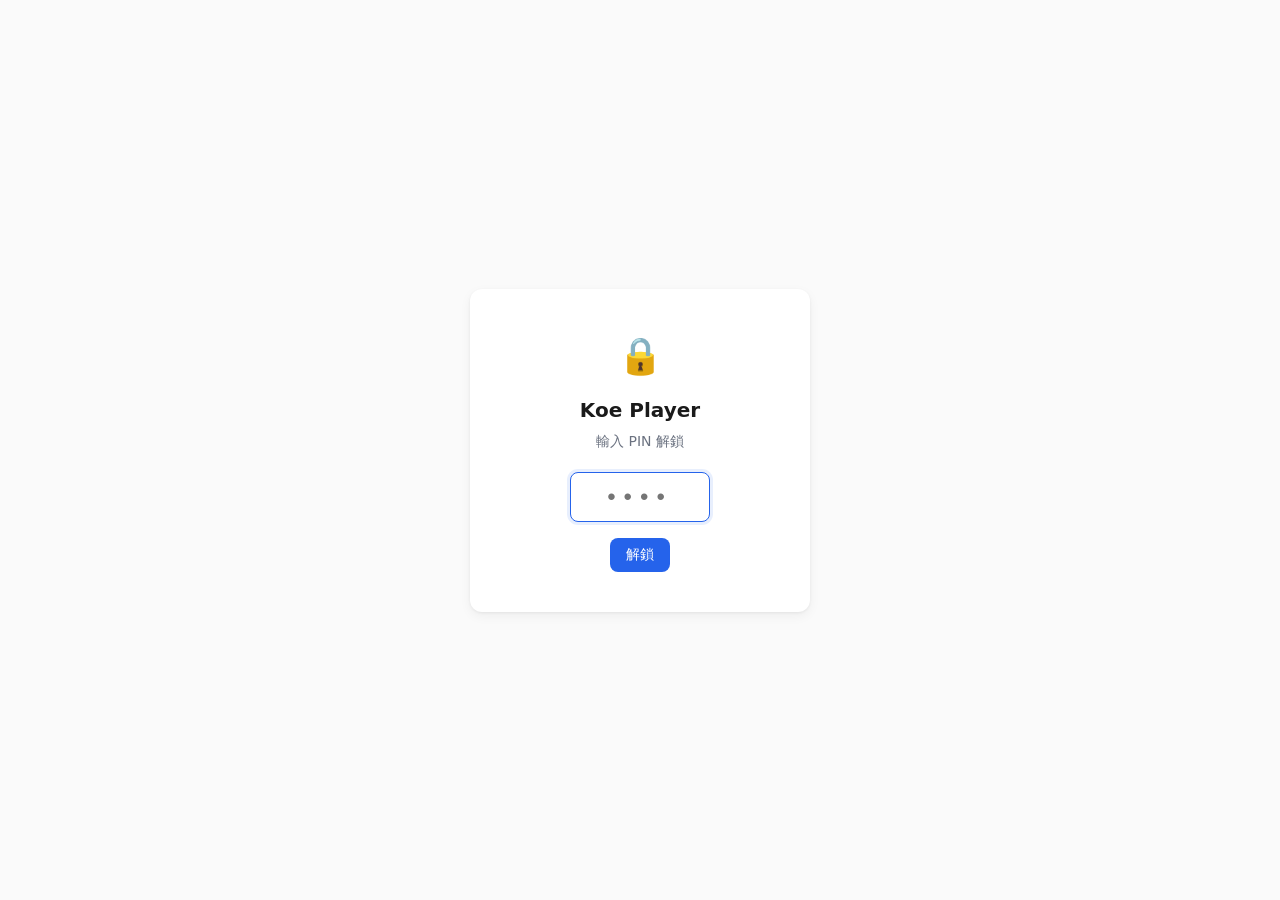
<file: tab/index.html>
<!DOCTYPE html>
<html lang="zh-TW">
<head>
<meta charset="UTF-8">
<title>Koe Player</title>
<link rel="stylesheet" href="style.css">
</head>
<body>

<!-- PIN Screen -->
<div id="pin-screen" class="screen">
  <div class="pin-card">
    <div class="pin-icon">🔒</div>
    <h2>Koe Player</h2>
    <p id="pin-message" class="pin-msg">輸入 PIN 解鎖</p>
    <input type="password" id="pin-input" maxlength="4" inputmode="numeric" placeholder="••••" autofocus>
    <button id="pin-submit" class="btn-primary">解鎖</button>
  </div>
</div>

<!-- Main App -->
<div id="app" class="screen" style="display:none">
  <header>
    <button id="sidebar-toggle" class="icon-btn" title="切換側邊欄">
      <svg width="20" height="20" viewBox="0 0 20 20" fill="none" stroke="currentColor" stroke-width="2">
        <path d="M3 5h14M3 10h14M3 15h14"/>
      </svg>
    </button>
    <h1>Koe Player</h1>
  </header>

  <div class="layout">
    <aside id="sidebar">
      <div class="sidebar-section-title">已儲存作業</div>
      <div id="assignment-list" class="assignment-list"></div>
      <div class="sidebar-footer">
        <button id="new-btn" class="sidebar-btn">
          <svg width="16" height="16" viewBox="0 0 16 16" fill="none" stroke="currentColor" stroke-width="2"><path d="M8 3v10M3 8h10"/></svg>
          新作業
        </button>
        <button id="export-btn" class="sidebar-btn">
          <svg width="16" height="16" viewBox="0 0 16 16" fill="none" stroke="currentColor" stroke-width="2"><path d="M2 11v3h12v-3M8 2v8M5 7l3 3 3-3"/></svg>
          匯出
        </button>
        <button id="import-btn" class="sidebar-btn">
          <svg width="16" height="16" viewBox="0 0 16 16" fill="none" stroke="currentColor" stroke-width="2"><path d="M2 11v3h12v-3M8 10V2M5 5l3-3 3 3"/></svg>
          匯入
        </button>
        <input type="file" id="import-file" accept=".json" style="display:none">
      </div>
    </aside>

    <main>
      <!-- JSON Input Section -->
      <div id="input-section" class="card">
        <textarea id="json-input" placeholder="貼上 JSON..."></textarea>
        <button id="load-btn" class="btn-primary">載入</button>
      </div>

      <!-- Player Bar -->
      <div id="player-bar" class="player-bar">
        <span id="player-label" class="player-label"></span>
        <audio id="player-audio" controls></audio>
        <button id="player-speed" class="speed-btn" title="播放速度">1x</button>
      </div>

      <!-- Line List Section -->
      <div id="line-section" class="card" style="display:none">
        <div id="lines"></div>
        <div class="action-bar">
          <button id="download-all-btn" class="btn-primary">
            <svg width="16" height="16" viewBox="0 0 16 16" fill="none" stroke="currentColor" stroke-width="2"><path d="M2 11v3h12v-3M8 2v8M5 7l3 3 3-3"/></svg>
            全部下載
          </button>
          <button id="save-assignment-btn" class="btn-secondary">儲存作業</button>
          <button id="toggle-script-btn" class="btn-ghost">
            顯示 Script <svg class="chevron" width="14" height="14" viewBox="0 0 14 14" fill="none" stroke="currentColor" stroke-width="2"><path d="M4 5l3 3 3-3"/></svg>
          </button>
        </div>
        <div id="script-view" class="script-view"></div>
      </div>

      <!-- Status -->
      <div id="toast" class="toast"></div>
    </main>
  </div>
</div>

<script src="../lib/crypto.js"></script>
<script src="db.js"></script>
<script src="app.js"></script>
</body>
</html>
</file>
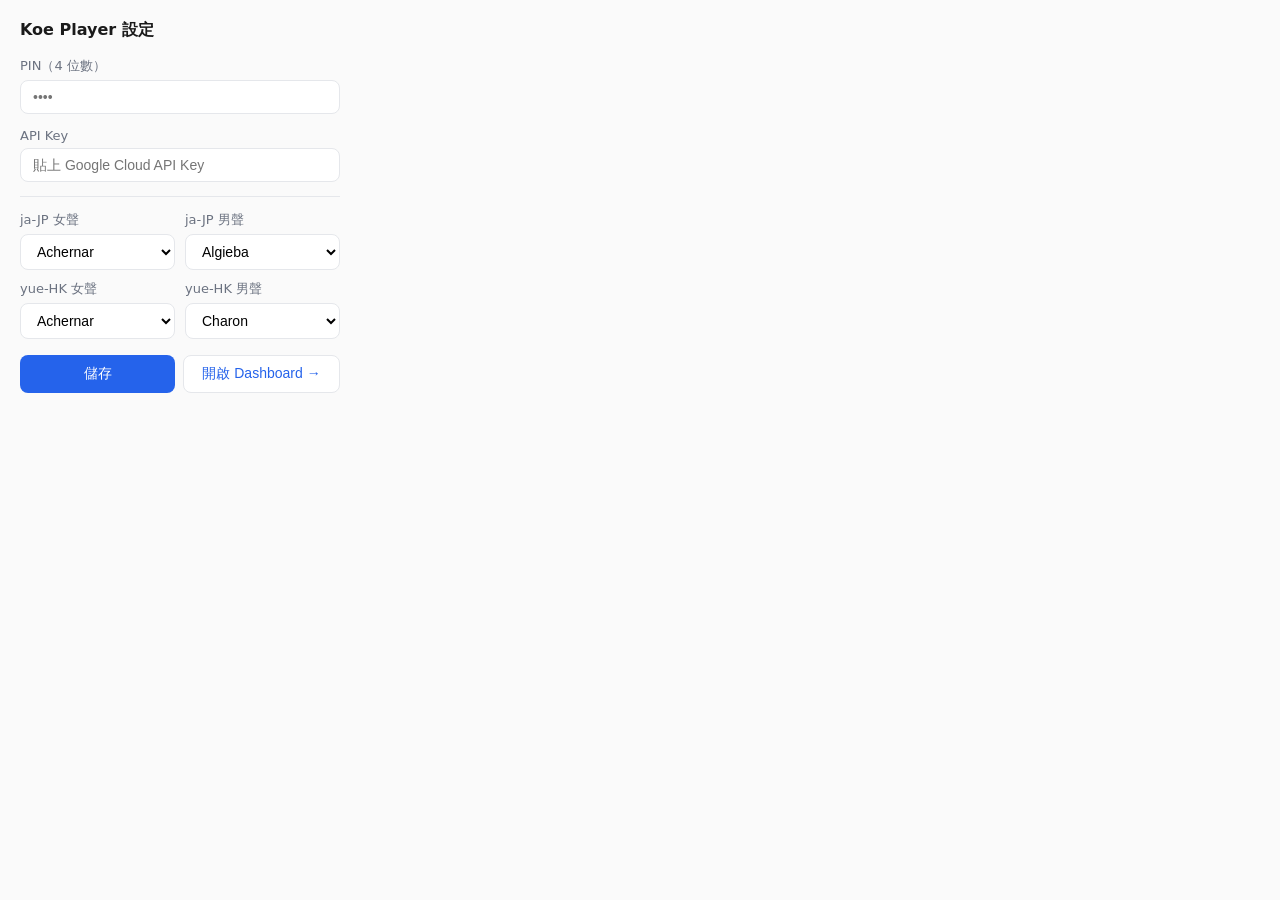
<file: popup/popup.html>
<!DOCTYPE html>
<html lang="zh-TW">
<head>
<meta charset="UTF-8">
<style>
* { box-sizing: border-box; margin: 0; padding: 0; }
body {
  width: 360px;
  font-family: system-ui, -apple-system, "Segoe UI", sans-serif;
  background: #fafafa;
  color: #1a1a1a;
  padding: 20px;
}
h2 {
  font-size: 16px;
  font-weight: 600;
  margin-bottom: 16px;
}
.field { margin-bottom: 14px; }
.field label {
  display: block;
  font-size: 13px;
  font-weight: 500;
  color: #6b7280;
  margin-bottom: 5px;
}
.field input, .field select {
  width: 100%;
  padding: 8px 12px;
  border: 1px solid #e5e7eb;
  border-radius: 8px;
  font-size: 14px;
  background: #fff;
  outline: none;
  transition: border-color 150ms;
}
.field input:focus, .field select:focus {
  border-color: #2563eb;
  box-shadow: 0 0 0 3px rgba(37,99,235,0.1);
}
.voice-group {
  display: grid;
  grid-template-columns: 1fr 1fr;
  gap: 10px;
  margin-bottom: 14px;
}
.voice-group .field { margin-bottom: 0; }
.status {
  font-size: 12px;
  color: #16a34a;
  margin-bottom: 10px;
  display: none;
}
.status.error { color: #ef4444; }
.btn-row {
  display: flex;
  gap: 8px;
  margin-top: 16px;
}
button {
  flex: 1;
  padding: 9px 16px;
  border: none;
  border-radius: 8px;
  font-size: 14px;
  font-weight: 500;
  cursor: pointer;
  transition: all 150ms;
}
button:hover { transform: scale(1.02); }
.btn-primary {
  background: #2563eb;
  color: #fff;
}
.btn-primary:hover { background: #1d4ed8; }
.btn-secondary {
  background: #fff;
  color: #2563eb;
  border: 1px solid #e5e7eb;
}
.btn-secondary:hover { background: rgba(37,99,235,0.05); }
.divider {
  border: none;
  border-top: 1px solid #e5e7eb;
  margin: 14px 0;
}
</style>
</head>
<body>
  <h2>Koe Player 設定</h2>

  <div class="field">
    <label>PIN（4 位數）</label>
    <input type="password" id="pin" maxlength="4" inputmode="numeric" pattern="\d{4}" placeholder="••••">
  </div>

  <div class="field">
    <label id="apikey-label">API Key</label>
    <input type="password" id="apikey" placeholder="貼上 Google Cloud API Key">
  </div>

  <div class="status" id="status"></div>

  <hr class="divider">

  <div class="voice-group">
    <div class="field">
      <label>ja-JP 女聲</label>
      <select id="voice-ja-F"></select>
    </div>
    <div class="field">
      <label>ja-JP 男聲</label>
      <select id="voice-ja-M"></select>
    </div>
    <div class="field">
      <label>yue-HK 女聲</label>
      <select id="voice-yue-F"></select>
    </div>
    <div class="field">
      <label>yue-HK 男聲</label>
      <select id="voice-yue-M"></select>
    </div>
  </div>

  <div class="btn-row">
    <button class="btn-primary" id="save-btn">儲存</button>
    <button class="btn-secondary" id="open-btn">開啟 Dashboard →</button>
  </div>

  <script src="../lib/crypto.js"></script>
  <script src="popup.js"></script>
</body>
</html>
</file>
<file: tab/style.css>
/* === Reset & Base === */
*, *::before, *::after { box-sizing: border-box; margin: 0; padding: 0; }

:root {
  --bg: #fafafa;
  --bg-card: #ffffff;
  --bg-sidebar: #f5f5f5;
  --primary: #2563eb;
  --primary-hover: #1d4ed8;
  --primary-light: rgba(37,99,235,0.08);
  --text: #1a1a1a;
  --text-secondary: #6b7280;
  --border: #e5e7eb;
  --danger: #ef4444;
  --radius: 8px;
  --radius-lg: 12px;
  --shadow: 0 1px 3px rgba(0,0,0,0.06);
  --sidebar-w: 240px;
  --header-h: 52px;
  --font: system-ui, -apple-system, "Segoe UI", sans-serif;
}

html, body {
  height: 100%;
  font-family: var(--font);
  background: var(--bg);
  color: var(--text);
  font-size: 15px;
  line-height: 1.5;
}

.screen { height: 100%; }

/* === PIN Screen === */
#pin-screen {
  display: flex;
  align-items: center;
  justify-content: center;
  background: var(--bg);
}

.pin-card {
  background: var(--bg-card);
  border-radius: var(--radius-lg);
  box-shadow: var(--shadow), 0 4px 12px rgba(0,0,0,0.05);
  padding: 40px;
  text-align: center;
  width: 340px;
}

.pin-icon { font-size: 36px; margin-bottom: 12px; }

.pin-card h2 {
  font-size: 20px;
  font-weight: 600;
  margin-bottom: 6px;
}

.pin-msg {
  font-size: 14px;
  color: var(--text-secondary);
  margin-bottom: 20px;
}
.pin-msg.error { color: var(--danger); }

.pin-card input {
  width: 140px;
  padding: 10px;
  text-align: center;
  font-size: 24px;
  letter-spacing: 8px;
  border: 1px solid var(--border);
  border-radius: var(--radius);
  outline: none;
  transition: border-color 150ms;
  margin-bottom: 16px;
  display: block;
  margin-left: auto;
  margin-right: auto;
}

.pin-card input:focus {
  border-color: var(--primary);
  box-shadow: 0 0 0 3px rgba(37,99,235,0.1);
}

/* === Header === */
header {
  height: var(--header-h);
  display: flex;
  align-items: center;
  gap: 12px;
  padding: 0 16px;
  border-bottom: 1px solid var(--border);
  background: var(--bg-card);
}

header h1 {
  font-size: 16px;
  font-weight: 600;
}

/* === Layout === */
.layout {
  display: flex;
  height: calc(100% - var(--header-h));
}

/* === Sidebar === */
#sidebar {
  width: var(--sidebar-w);
  min-width: var(--sidebar-w);
  background: var(--bg-sidebar);
  border-right: 1px solid var(--border);
  display: flex;
  flex-direction: column;
  transition: width 300ms ease, min-width 300ms ease, opacity 300ms ease;
  overflow: hidden;
}

#sidebar.collapsed {
  width: 0;
  min-width: 0;
  opacity: 0;
  border-right: none;
}

.sidebar-section-title {
  font-size: 11px;
  font-weight: 600;
  text-transform: uppercase;
  letter-spacing: 0.5px;
  color: var(--text-secondary);
  padding: 16px 16px 8px;
}

.assignment-list {
  flex: 1;
  overflow-y: auto;
}

.assignment-item {
  display: flex;
  align-items: center;
  padding: 8px 16px;
  font-size: 14px;
  cursor: pointer;
  transition: background 150ms;
  position: relative;
  border-left: 3px solid transparent;
}

.assignment-item:hover {
  background: var(--primary-light);
}

.assignment-item.active {
  background: var(--primary-light);
  border-left-color: var(--primary);
  font-weight: 500;
}

.assignment-item .name {
  flex: 1;
  overflow: hidden;
  text-overflow: ellipsis;
  white-space: nowrap;
}

.assignment-item .delete-btn {
  opacity: 0;
  background: none;
  border: none;
  color: var(--danger);
  cursor: pointer;
  padding: 4px;
  border-radius: 4px;
  transition: opacity 150ms;
  display: flex;
}

.assignment-item:hover .delete-btn {
  opacity: 1;
}

.sidebar-footer {
  padding: 12px;
  border-top: 1px solid var(--border);
  display: flex;
  flex-direction: column;
  gap: 4px;
}

.sidebar-btn {
  display: flex;
  align-items: center;
  gap: 8px;
  width: 100%;
  padding: 8px 12px;
  border: none;
  border-radius: var(--radius);
  background: none;
  font-size: 14px;
  color: var(--text-secondary);
  cursor: pointer;
  transition: all 150ms;
}

.sidebar-btn:hover {
  background: var(--primary-light);
  color: var(--primary);
}

/* === Main Content === */
main {
  flex: 1;
  padding: 24px;
  overflow-y: auto;
  position: relative;
}

/* === Cards === */
.card {
  background: var(--bg-card);
  border-radius: var(--radius-lg);
  box-shadow: var(--shadow);
  padding: 20px;
  margin-bottom: 16px;
}

/* === Textarea === */
textarea {
  width: 100%;
  min-height: 120px;
  padding: 12px;
  border: 1px solid var(--border);
  border-radius: var(--radius);
  font-family: 'Consolas', 'Monaco', monospace;
  font-size: 13px;
  resize: vertical;
  outline: none;
  transition: border-color 150ms;
  margin-bottom: 12px;
}

textarea:focus {
  border-color: var(--primary);
  box-shadow: 0 0 0 3px rgba(37,99,235,0.1);
}

/* === Buttons === */
.btn-primary, .btn-secondary, .btn-ghost {
  display: inline-flex;
  align-items: center;
  gap: 6px;
  padding: 8px 16px;
  border: none;
  border-radius: var(--radius);
  font-size: 14px;
  font-weight: 500;
  cursor: pointer;
  transition: all 150ms;
}

.btn-primary {
  background: var(--primary);
  color: #fff;
}
.btn-primary:hover { background: var(--primary-hover); }
.btn-primary:disabled { opacity: 0.5; cursor: not-allowed; }

.btn-secondary {
  background: #fff;
  color: var(--primary);
  border: 1px solid var(--border);
}
.btn-secondary:hover { background: var(--primary-light); }

.btn-ghost {
  background: none;
  color: var(--text-secondary);
}
.btn-ghost:hover { color: var(--text); }

/* === Icon Button === */
.icon-btn {
  width: 36px;
  height: 36px;
  display: flex;
  align-items: center;
  justify-content: center;
  border: none;
  border-radius: 50%;
  background: none;
  color: var(--text);
  cursor: pointer;
  transition: all 150ms;
}

.icon-btn:hover {
  background: var(--primary-light);
  color: var(--primary);
}

/* === Player Bar === */
.player-bar {
  display: none;
  align-items: center;
  gap: 12px;
  background: var(--bg-card);
  border-radius: var(--radius-lg);
  box-shadow: var(--shadow), 0 4px 12px rgba(0,0,0,0.05);
  padding: 12px 20px;
  margin-bottom: 16px;
  animation: fadeIn 200ms ease;
}

.player-bar.active { display: flex; }

.player-label {
  font-size: 14px;
  font-weight: 500;
  font-family: 'Consolas', 'Monaco', monospace;
  white-space: nowrap;
}

.player-bar audio {
  flex: 1;
  height: 36px;
}

.speed-btn {
  min-width: 40px;
  padding: 2px 8px;
  border: 1px solid var(--border);
  border-radius: 4px;
  background: var(--bg-card);
  font-size: 12px;
  font-weight: 600;
  color: var(--text-secondary);
  cursor: pointer;
  white-space: nowrap;
  transition: all 150ms;
}

.speed-btn:hover {
  border-color: var(--primary);
  color: var(--primary);
}

/* === Line List === */
.line-row {
  display: flex;
  align-items: center;
  padding: 10px 0;
  border-bottom: 1px solid var(--border);
  gap: 12px;
  animation: fadeIn 200ms ease;
}

.line-row:last-child { border-bottom: none; }

.line-id {
  font-size: 14px;
  font-weight: 500;
  font-family: 'Consolas', 'Monaco', monospace;
  min-width: 100px;
}

.line-status {
  font-size: 12px;
  color: var(--text-secondary);
  min-width: 24px;
}

.line-status.cached {
  color: #16a34a;
}

.line-actions {
  margin-left: auto;
  display: flex;
  gap: 6px;
}

.play-btn, .download-btn {
  width: 36px;
  height: 36px;
  display: flex;
  align-items: center;
  justify-content: center;
  border: none;
  border-radius: 50%;
  cursor: pointer;
  transition: all 150ms;
}

.play-btn {
  background: var(--primary-light);
  color: var(--primary);
}
.play-btn:hover { background: var(--primary); color: #fff; transform: scale(1.08); }
.play-btn:disabled { opacity: 0.4; cursor: not-allowed; transform: none; }
.play-btn.playing { background: var(--primary); color: #fff; }

.download-btn {
  background: rgba(0,0,0,0.04);
  color: var(--text-secondary);
}
.download-btn:hover { background: rgba(0,0,0,0.08); color: var(--text); transform: scale(1.08); }
.download-btn:disabled { opacity: 0.4; cursor: not-allowed; transform: none; }

/* === Action Bar === */
.action-bar {
  display: flex;
  gap: 8px;
  align-items: center;
  padding-top: 16px;
  margin-top: 8px;
  border-top: 1px solid var(--border);
}

.chevron {
  transition: transform 200ms;
}
.chevron.open {
  transform: rotate(180deg);
}

/* === Script View === */
.script-view {
  display: none;
  margin-top: 16px;
  background: var(--bg-sidebar);
  border-radius: var(--radius);
  padding: 16px;
  font-size: 14px;
  animation: fadeIn 200ms ease;
}

.script-view.open { display: block; }

.script-line {
  padding: 6px 0;
  border-bottom: 1px solid var(--border);
  font-family: 'Consolas', 'Monaco', monospace;
  font-size: 13px;
  line-height: 1.6;
}
.script-line:last-child { border-bottom: none; }

.script-line .tag {
  display: inline-block;
  font-size: 11px;
  padding: 1px 6px;
  border-radius: 4px;
  margin-right: 8px;
}
.script-line .tag-id { background: var(--primary-light); color: var(--primary); }
.script-line .tag-lang { background: rgba(0,0,0,0.06); color: var(--text-secondary); }

/* === Toast === */
.toast {
  position: fixed;
  bottom: 24px;
  right: 24px;
  background: var(--text);
  color: #fff;
  padding: 10px 20px;
  border-radius: var(--radius);
  font-size: 14px;
  opacity: 0;
  transform: translateY(10px);
  transition: all 300ms ease;
  pointer-events: none;
  z-index: 100;
}

.toast.show {
  opacity: 1;
  transform: translateY(0);
}

.toast.error {
  background: var(--danger);
}

/* === Progress === */
.progress-bar {
  height: 3px;
  background: var(--border);
  border-radius: 2px;
  margin-top: 8px;
  overflow: hidden;
}

.progress-fill {
  height: 100%;
  background: var(--primary);
  transition: width 200ms ease;
}

/* === Spinner === */
@keyframes spin {
  to { transform: rotate(360deg); }
}

.spinner {
  width: 16px;
  height: 16px;
  border: 2px solid currentColor;
  border-top-color: transparent;
  border-radius: 50%;
  animation: spin 600ms linear infinite;
}

/* === Animations === */
@keyframes fadeIn {
  from { opacity: 0; transform: translateY(4px); }
  to { opacity: 1; transform: translateY(0); }
}
</file>
